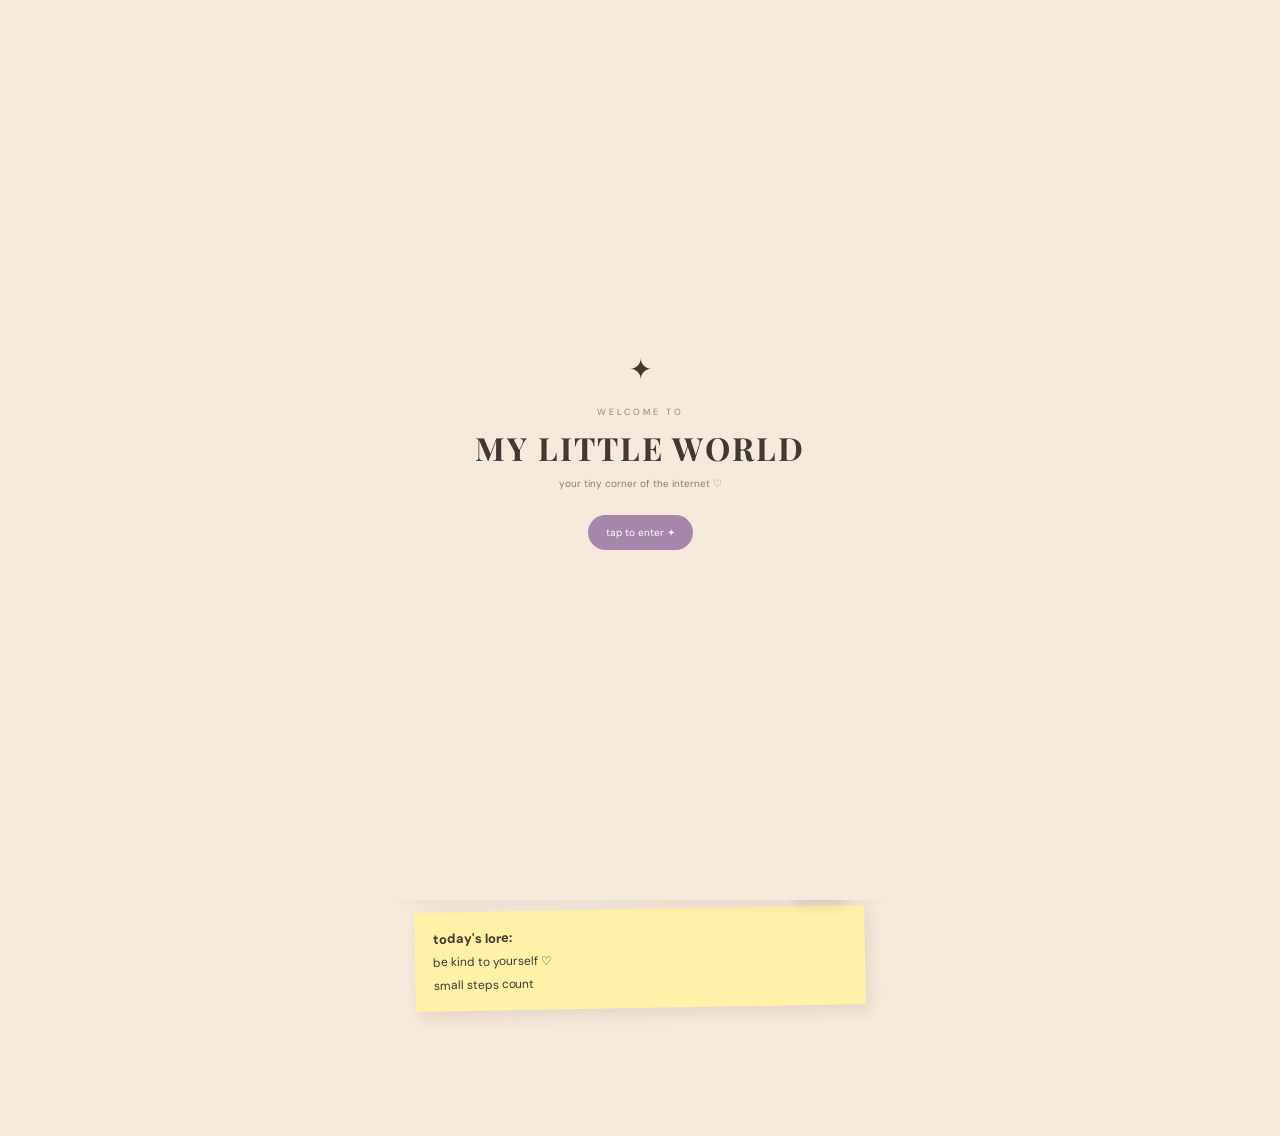
<file: index.html>
<!DOCTYPE html>
<html lang="en">
<head>
    <meta charset="UTF-8">
    <meta name="viewport" content="width=device-width, initial-scale=1.0">

    <title>My Little World ✦</title>
<meta name="theme-color" content="#f5e9dc">

    <link rel="stylesheet" href="style.css">
  <link rel="manifest" href="manifest.json">
  <link rel="icon" href="icon.svg">
</head>

<body class="app-body">
  <!-- APP INTRO -->

<div id="introScreen" class="intro-screen">

    <div class="intro-content">

        <div class="intro-symbol">✦</div>

        <p>WELCOME TO</p>

        <h1>MY LITTLE WORLD</h1>

        <span>your tiny corner of the internet ♡</span>

        <button onclick="enterWorld()">
            tap to enter ✦
        </button>

    </div>

</div>

    <main class="room">
      <div class="room-sparkle">✦</div>
      <div class="room-sparkle sparkle-two">✧</div>
<div class="room-sparkle sparkle-three">·</div>

        <!-- TITLE -->
      <div class="app-label">
    ✦ MY PRIVATE LITTLE UNIVERSE ✦
      </div>
        <header class="welcome">
            <h1>MY LITTLE WORLD ✦</h1>
            <p>Wednesday · October 7, 2026</p>
        </header>

        <!-- BRAIN STATUS -->
        <section class="status-card">
            <p>brain status:</p>
            <div class="progress">
                <span></span>
            </div>

            <p>current era:</p>
            <strong>trying to figure it out ☆</strong>

            <p>social battery:</p>
            <div class="progress">
                <span class="battery"></span>
            </div>
        </section>

        <!-- WINDOW -->
        <div class="window">
            <div class="moon">☾</div>
            <div class="stars">✦ · ˚ ✧ · ˚ ✦</div>
            <p>a little corner of the internet<br>
            that is completely yours ♡</p>
        </div>

        <!-- DESK -->
        <div class="desk">
            <div class="computer" onclick="openSection('lore')">
                <div class="screen">
                    dream<br>
                    plan<br>
                    do<br>
                    repeat ♡
                </div>
            </div>

            <button class="plant growth-plant" onclick="openSection('growth')">
    🌱
            </button>
            <div class="camera" onclick="openSection('memories')">📷</div>
        </div>

        <!-- BED -->
        <div class="bed">
            <div class="pillow">♡</div>
            <div class="blanket"></div>
            <div class="cat">🐈</div>
        </div>

        <!-- INTERACTIVE BUTTONS -->
        <button class="room-button lore" onclick="openSection('lore')">
            📖 THE LORE
        </button>

        <button class="room-button memories" onclick="openSection('memories')">
            📸 MEMORIES
        </button>

        <button class="room-button music" onclick="openSection('music')">
            🎧 MUSIC
        </button>

        <button class="room-button mood" onclick="openSection('mood')">
            🧸 MOOD
        </button>
      
      <button class="room-button growth" onclick="openSection('growth')">
    🌱 GROWTH
      </button>
      
      <button class="room-button calendar" onclick="openSection('calendar')">
    📅 LIFE
      </button>
      
      <button class="room-button me" onclick="openSection('me')">
    🪞 ME
      </button>

      <!-- DAILY VIBE -->

<div class="daily-vibe">

    <span>✦ TODAY'S VIBE</span>

    <strong id="dailyVibe">
        figuring it out, but cute ♡
    </strong>

    <button onclick="changeVibe()">
        change vibe
    </button>

</div>

        <!-- TODAY'S LORE -->
        <div class="little-note">
            <b>today's lore:</b>
            <p>be kind to yourself ♡</p>
            <p>small steps count</p>
        </div>

        <!-- BOTTOM NAV -->
        <nav>
            <button>⌂<small>My Room</small></button>
            <button onclick="openSection('lore')">♡<small>The Lore</small></button>
            <button onclick="openSection('memories')">▣<small>Memories</small></button>
            <button onclick="openSection('music')">♫<small>My Music</small></button>
        </nav>

    </main>

    <script src="script.js"></script>

</body>
</html>
</file>
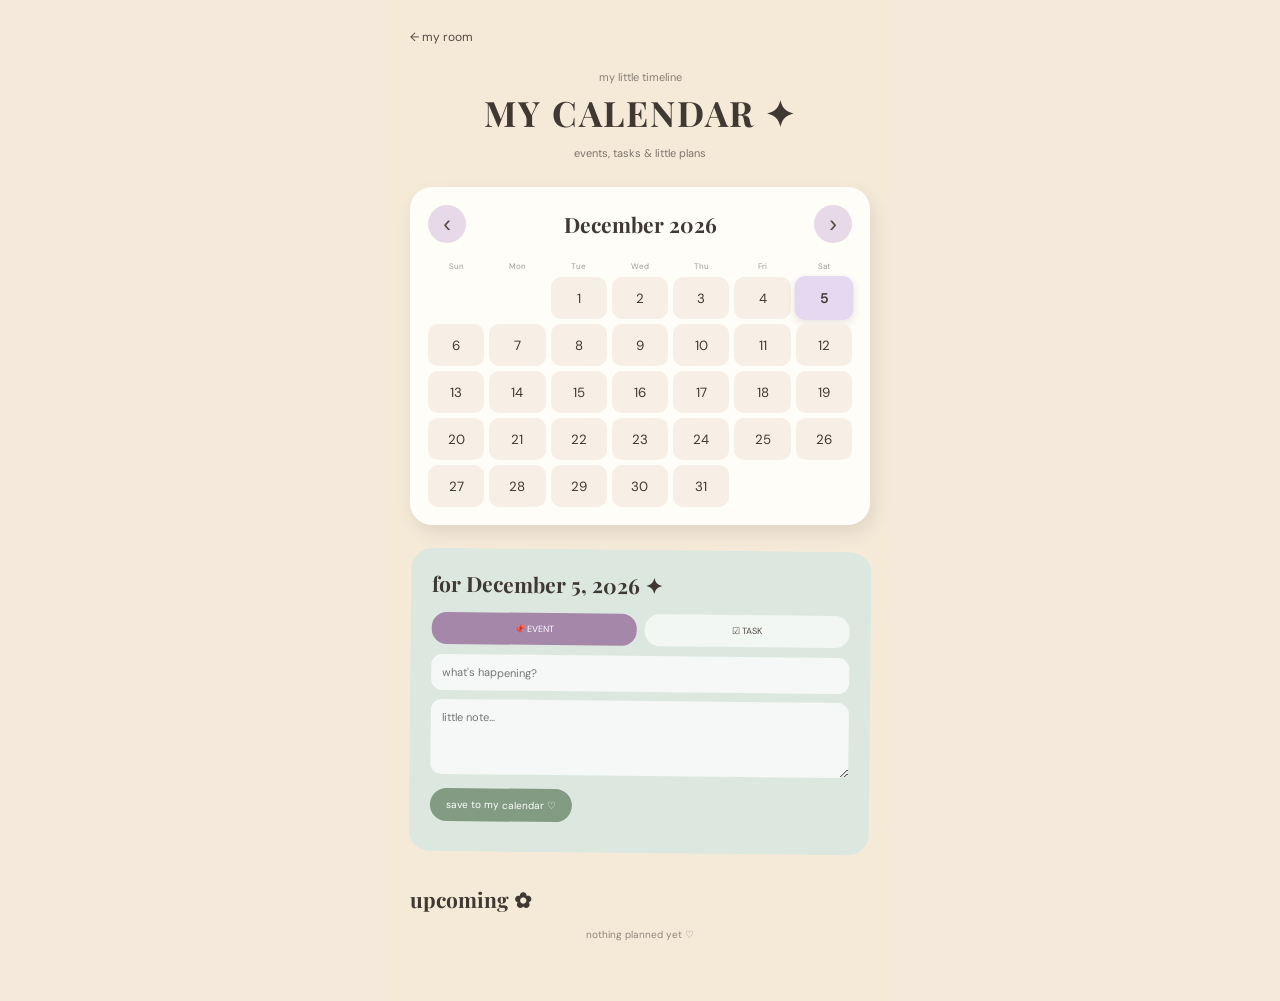
<file: calendar.html>
<!DOCTYPE html>
<html lang="en">

<head>
    <meta charset="UTF-8">
    <meta name="viewport" content="width=device-width, initial-scale=1.0">

    <title>My Calendar</title>

    <link rel="stylesheet" href="style.css">
</head>

<body>

    <main class="calendar-page">

        <a href="index.html" class="back">← my room</a>

        <header class="calendar-header">
            <p>my little timeline</p>
            <h1>MY CALENDAR ✦</h1>
            <span>events, tasks & little plans</span>
        </header>

        <!-- CALENDAR -->

        <section class="calendar-card">

            <div class="calendar-top">

                <button onclick="changeMonth(-1)">‹</button>

                <h2 id="monthTitle"></h2>

                <button onclick="changeMonth(1)">›</button>

            </div>

            <div class="weekdays">
                <span>Sun</span>
                <span>Mon</span>
                <span>Tue</span>
                <span>Wed</span>
                <span>Thu</span>
                <span>Fri</span>
                <span>Sat</span>
            </div>

            <div id="calendarDays" class="calendar-days"></div>

        </section>

        <!-- ADD -->

        <section class="event-card">

            <h2 id="selectedDateTitle">
                add something ✦
            </h2>

            <div class="type-buttons">

                <button
                    id="eventTypeButton"
                    class="type-active"
                    onclick="chooseType('event')">
                    📌 EVENT
                </button>

                <button
                    id="taskTypeButton"
                    onclick="chooseType('task')">
                    ☑ TASK
                </button>

            </div>

            <input
                type="text"
                id="eventTitle"
                placeholder="what's happening?"
            >

            <textarea
                id="eventNote"
                placeholder="little note..."
            ></textarea>

            <button onclick="saveEvent()">
                save to my calendar ♡
            </button>

            <p id="eventMessage"></p>

        </section>

        <!-- UPCOMING -->

        <section class="upcoming-card">

            <h2>upcoming ✿</h2>

            <div id="eventList"></div>

        </section>

    </main>

    <script>

        let currentDate = new Date();

        let selectedDate = new Date();

        let selectedType = "event";

        let events =
            JSON.parse(localStorage.getItem("myCalendar")) || {};


        /* DATE */

        function formatDate(date) {

            const year = date.getFullYear();

            const month =
                String(date.getMonth() + 1).padStart(2, "0");

            const day =
                String(date.getDate()).padStart(2, "0");

            return `${year}-${month}-${day}`;
        }


        /* CALENDAR */

        function renderCalendar() {

            const year = currentDate.getFullYear();

            const month = currentDate.getMonth();

            const firstDay =
                new Date(year, month, 1).getDay();

            const daysInMonth =
                new Date(year, month + 1, 0).getDate();

            const monthName =
                currentDate.toLocaleDateString(
                    "en-US",
                    {
                        month: "long",
                        year: "numeric"
                    }
                );

            document.getElementById("monthTitle").textContent =
                monthName;

            const container =
                document.getElementById("calendarDays");

            container.innerHTML = "";


            /* EMPTY DAYS */

            for (let i = 0; i < firstDay; i++) {

                const blank =
                    document.createElement("div");

                blank.className =
                    "calendar-day empty";

                container.appendChild(blank);

            }


            /* NUMBERED DAYS */

            for (let day = 1; day <= daysInMonth; day++) {

                const cell =
                    document.createElement("button");

                cell.className =
                    "calendar-day";

                const date =
                    new Date(year, month, day);

                const dateKey =
                    formatDate(date);


                /* TODAY */

                const today =
                    new Date();

                if (
                    date.getDate() === today.getDate() &&
                    date.getMonth() === today.getMonth() &&
                    date.getFullYear() === today.getFullYear()
                ) {
                    cell.classList.add("today");
                }


                /* SAVED ITEMS */

                if (events[dateKey]) {
                    cell.classList.add("has-event");
                }


                /* SELECTED */

                if (
                    formatDate(selectedDate) === dateKey
                ) {
                    cell.classList.add("selected");
                }


                cell.innerHTML = `
                    <span>${day}</span>
                    ${
                        events[dateKey]
                        ? "<i>•</i>"
                        : ""
                    }
                `;


                cell.onclick = function() {

                    selectedDate = date;

                    renderCalendar();

                    updateSelectedDate();

                };


                container.appendChild(cell);

            }

        }


        /* SELECTED DATE */

        function updateSelectedDate() {

            const readable =
                selectedDate.toLocaleDateString(
                    "en-US",
                    {
                        month: "long",
                        day: "numeric",
                        year: "numeric"
                    }
                );

            document.getElementById(
                "selectedDateTitle"
            ).textContent =
                "for " + readable + " ✦";

        }


        /* MONTH */

        function changeMonth(direction) {

            currentDate.setMonth(
                currentDate.getMonth() + direction
            );

            localStorage.setItem(
                "calendarMonth",
                currentDate.toISOString()
            );

            renderCalendar();

        }


        /* EVENT / TASK */

        function chooseType(type) {

            selectedType = type;

            const eventButton =
                document.getElementById(
                    "eventTypeButton"
                );

            const taskButton =
                document.getElementById(
                    "taskTypeButton"
                );

            eventButton.classList.remove(
                "type-active"
            );

            taskButton.classList.remove(
                "type-active"
            );


            if (type === "event") {

                eventButton.classList.add(
                    "type-active"
                );

                document.getElementById(
                    "eventTitle"
                ).placeholder =
                    "what's happening?";

            } else {

                taskButton.classList.add(
                    "type-active"
                );

                document.getElementById(
                    "eventTitle"
                ).placeholder =
                    "what needs to be done?";

            }

        }


        /* SAVE */

        function saveEvent() {

            const title =
                document.getElementById(
                    "eventTitle"
                ).value.trim();

            const note =
                document.getElementById(
                    "eventNote"
                ).value.trim();


            if (!title) {

                document.getElementById(
                    "eventMessage"
                ).textContent =
                    "add something first ♡";

                return;

            }


            const key =
                formatDate(selectedDate);


            if (!events[key]) {
                events[key] = [];
            }


            events[key].push({

                title: title,

                note: note,

                type: selectedType,

                done: false

            });


            localStorage.setItem(
                "myCalendar",
                JSON.stringify(events)
            );


            document.getElementById(
                "eventTitle"
            ).value = "";

            document.getElementById(
                "eventNote"
            ).value = "";


            document.getElementById(
                "eventMessage"
            ).textContent =
                "saved to your timeline ✦";


            renderCalendar();

            displayEvents();

        }


        /* DISPLAY */

        function displayEvents() {

            const list =
                document.getElementById(
                    "eventList"
                );

            list.innerHTML = "";


            const allEvents = [];


            Object.keys(events).forEach(date => {

                events[date].forEach(
                    (event, index) => {

                        allEvents.push({

                            date: date,

                            event: event,

                            index: index

                        });

                    }
                );

            });


            allEvents.sort((a, b) =>
                a.date.localeCompare(b.date)
            );


            if (allEvents.length === 0) {

                list.innerHTML =
                    "<p class='empty-events'>nothing planned yet ♡</p>";

                return;

            }


            allEvents.forEach(item => {

                const card =
                    document.createElement("div");

                card.className =
                    "event-item";


                if (item.event.done) {
                    card.classList.add(
                        "completed"
                    );
                }


                const icon =
                    item.event.type === "task"
                    ? "☑"
                    : "📌";


                card.innerHTML = `

                    <small>
                        ${item.date}
                    </small>

                    <div>

                        <span class="event-kind">
                            ${icon}
                            ${item.event.type || "event"}
                        </span>

                        <strong>
                            ${item.event.title}
                        </strong>

                        <p>
                            ${item.event.note || ""}
                        </p>

                    </div>

                    <button
                        onclick="
                            toggleDone(
                                '${item.date}',
                                ${item.index}
                            )
                        "
                    >
                        ${
                            item.event.done
                            ? "✓"
                            : "○"
                        }
                    </button>

                `;


                list.appendChild(card);

            });

        }


        /* COMPLETE */

        function toggleDone(date, index) {

            events[date][index].done =
                !events[date][index].done;


            localStorage.setItem(
                "myCalendar",
                JSON.stringify(events)
            );


            renderCalendar();

            displayEvents();

        }


        /* REMEMBER MONTH */

        const savedMonth =
            localStorage.getItem(
                "calendarMonth"
            );

        if (savedMonth) {

            currentDate =
                new Date(savedMonth);

        }


        renderCalendar();

        updateSelectedDate();

        displayEvents();

    </script>

</body>

</html>
</file>
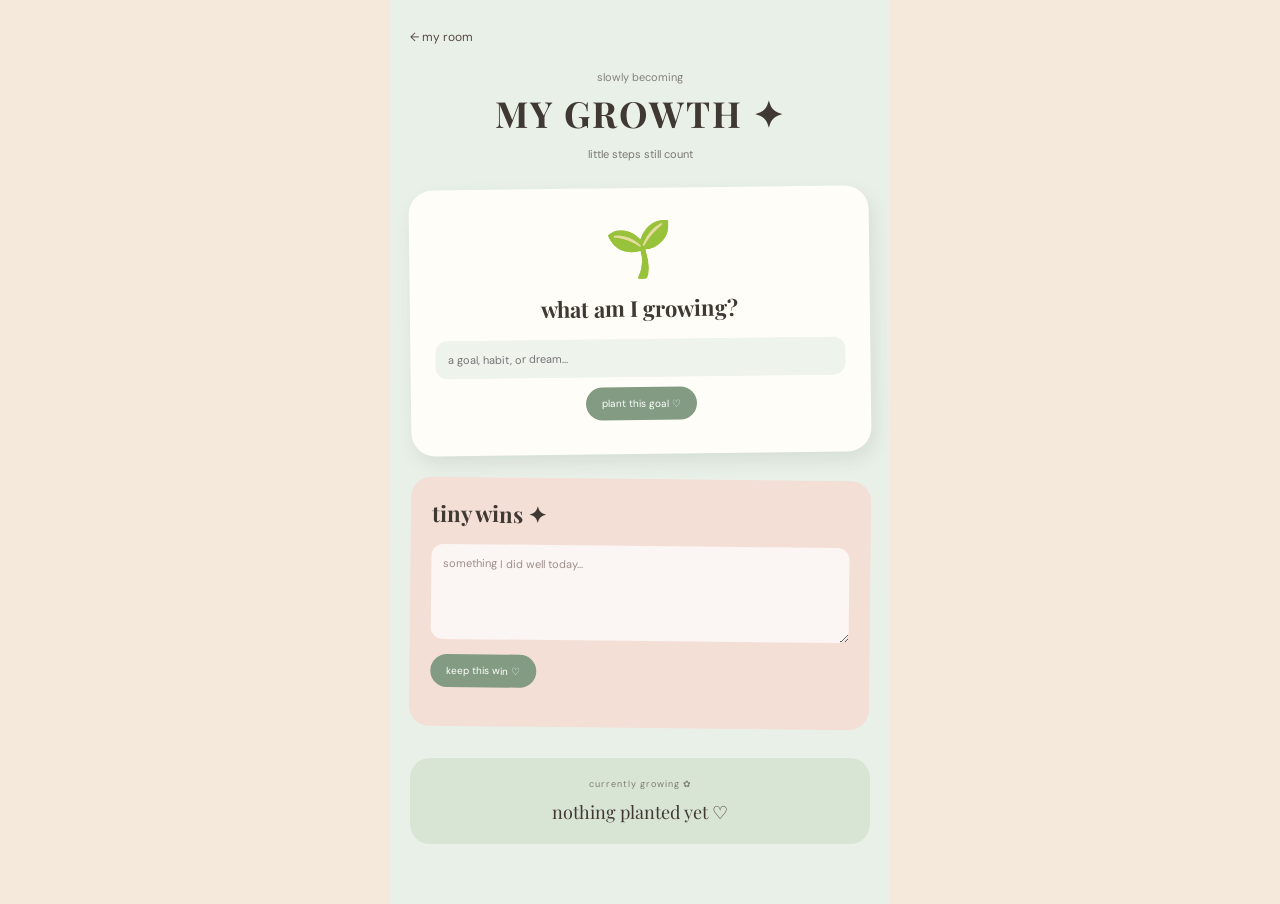
<file: growth.html>
<!DOCTYPE html>
<html lang="en">

<head>
    <meta charset="UTF-8">
    <meta name="viewport" content="width=device-width, initial-scale=1.0">

    <title>My Growth</title>

    <link rel="stylesheet" href="style.css">
</head>

<body>

    <main class="growth-page">

        <a href="index.html" class="back">← my room</a>

        <header class="growth-header">

            <p>slowly becoming</p>

            <h1>MY GROWTH ✦</h1>

            <span>little steps still count</span>

        </header>

        <!-- CURRENT GOAL -->

        <section class="growth-card">

            <div class="plant-big">🌱</div>

            <h2>what am I growing?</h2>

            <input
                type="text"
                id="goalInput"
                placeholder="a goal, habit, or dream..."
            >

            <button onclick="saveGoal()">
                plant this goal ♡
            </button>

            <p id="goalMessage"></p>

        </section>

        <!-- SMALL WINS -->

        <section class="wins-card">

            <h2>tiny wins ✦</h2>

            <textarea
                id="winInput"
                placeholder="something I did well today..."
            ></textarea>

            <button onclick="saveWin()">
                keep this win ♡
            </button>

            <div id="winList"></div>

        </section>

        <!-- CURRENT GOAL DISPLAY -->

        <section class="goal-display">

            <p>currently growing ✿</p>

            <div id="currentGoal">
                nothing planted yet ♡
            </div>

        </section>

    </main>

    <script>

        const savedGoal =
            localStorage.getItem("growthGoal");

        if (savedGoal) {

            document.getElementById("currentGoal").innerHTML =
                "🌱 " + savedGoal;

        }

        function saveGoal() {

            const input =
                document.getElementById("goalInput");

            const goal =
                input.value.trim();

            if (!goal) {

                document.getElementById("goalMessage").textContent =
                    "plant something first ♡";

                return;
            }

            localStorage.setItem(
                "growthGoal",
                goal
            );

            document.getElementById("currentGoal").innerHTML =
                "🌱 " + goal;

            document.getElementById("goalMessage").textContent =
                "planted ✦";

            input.value = "";

        }

        function saveWin() {

            const input =
                document.getElementById("winInput");

            const win =
                input.value.trim();

            if (!win) return;

            const wins =
                JSON.parse(
                    localStorage.getItem("growthWins")
                ) || [];

            wins.unshift({
                text: win,
                date: new Date().toLocaleDateString()
            });

            localStorage.setItem(
                "growthWins",
                JSON.stringify(wins)
            );

            input.value = "";

            displayWins();

        }

        function displayWins() {

            const list =
                document.getElementById("winList");

            const wins =
                JSON.parse(
                    localStorage.getItem("growthWins")
                ) || [];

            list.innerHTML = "";

            wins.forEach((win) => {

                const item =
                    document.createElement("div");

                item.className = "win-item";

                item.innerHTML = `
                    <span>✦</span>
                    <div>
                        <strong>${win.text}</strong>
                        <small>${win.date}</small>
                    </div>
                `;

                list.appendChild(item);

            });

        }

        displayWins();

    </script>

</body>

</html>
</file>
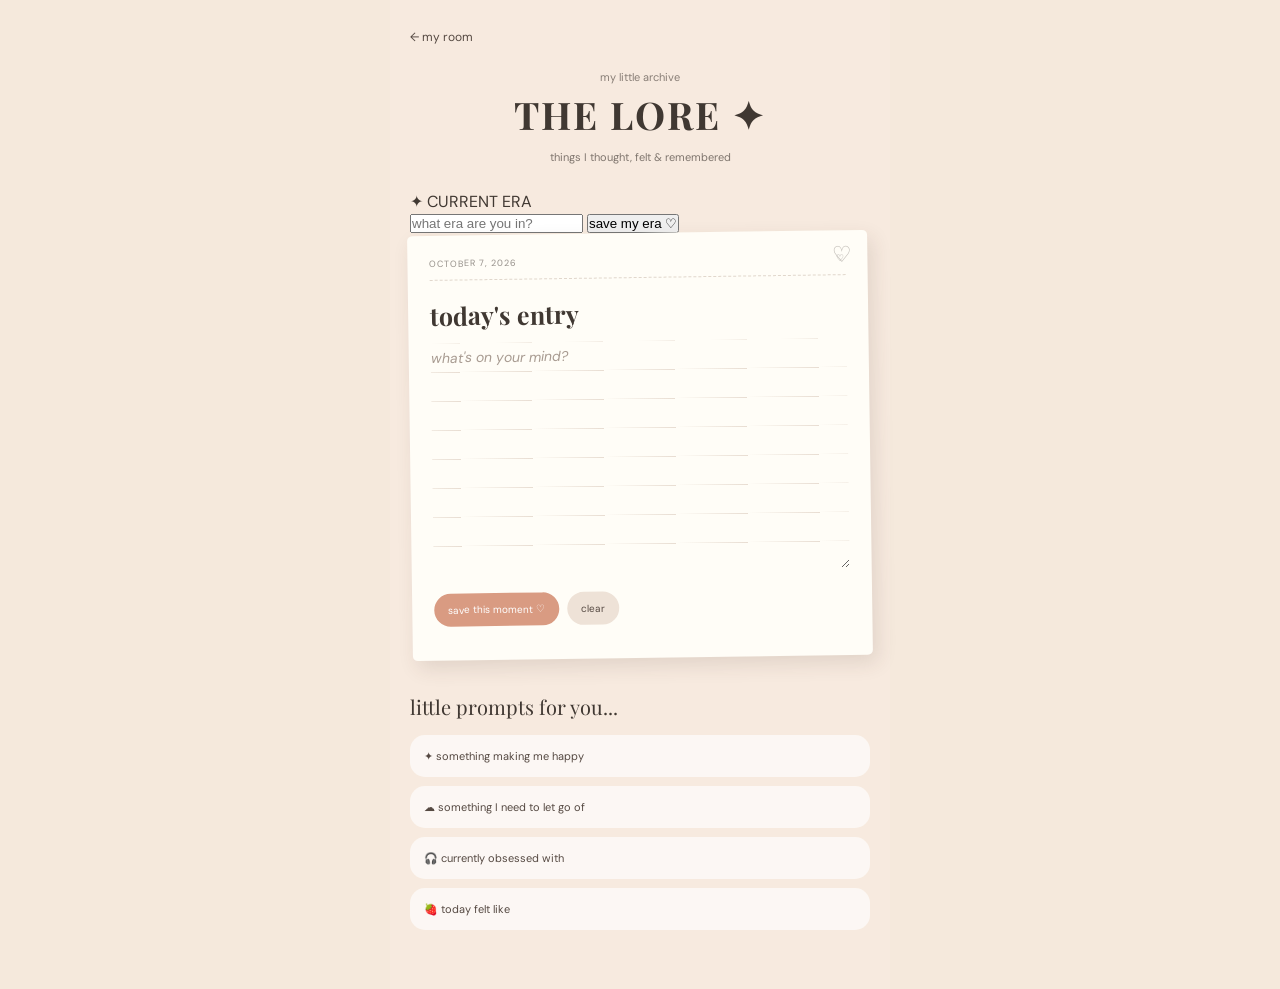
<file: lore.html>
<!DOCTYPE html>
<html lang="en">
<head>
    <meta charset="UTF-8">
    <meta name="viewport" content="width=device-width, initial-scale=1.0">

    <title>The Lore</title>

    <link rel="stylesheet" href="style.css">
</head>

<body>

    <main class="lore-page">

        <a href="index.html" class="back">← my room</a>

        <header class="lore-header">

    <p>my little archive</p>

    <h1>THE LORE ✦</h1>

    <span>things I thought, felt & remembered</span>

</header>

<section class="era-card">

    <p>✦ CURRENT ERA</p>

    <input
        type="text"
        id="eraInput"
        placeholder="what era are you in?"
    >

    <button onclick="saveEra()">save my era ♡</button>

    <small id="eraMessage"></small>

</section>

        <section class="entry">

            <div class="entry-top">
                <span>OCTOBER 7, 2026</span>
                <span>♡</span>
            </div>

            <h2>today's entry</h2>

            <textarea
                id="diaryText"
                placeholder="what's on your mind?"
            ></textarea>

            <div class="entry-tools">
                <button onclick="saveEntry()">save this moment ♡</button>
                <button onclick="clearEntry()">clear</button>
            </div>

            <p id="savedMessage"></p>

        </section>

        <section class="little-prompts">

            <p>little prompts for you...</p>

            <button onclick="addPrompt('something making me happy:')">
                ✦ something making me happy
            </button>

            <button onclick="addPrompt('something I need to let go of:')">
                ☁ something I need to let go of
            </button>

            <button onclick="addPrompt('currently obsessed with:')">
                🎧 currently obsessed with
            </button>

            <button onclick="addPrompt('today felt like:')">
                🍓 today felt like
            </button>

        </section>

    </main>

    <script>

        const diary = document.getElementById("diaryText");
        const message = document.getElementById("savedMessage");

        diary.value = localStorage.getItem("myLore") || "";

        function saveEntry() {

            localStorage.setItem("myLore", diary.value);

            message.textContent = "saved to your little world ♡";

            setTimeout(() => {
                message.textContent = "";
            }, 2500);
        }

        function clearEntry() {

            diary.value = "";
            localStorage.removeItem("myLore");

            message.textContent = "entry cleared.";
        }

        function addPrompt(prompt) {

            if (diary.value.trim() !== "") {
                diary.value += "\n\n";
            }

            diary.value += prompt + "\n";
            diary.focus();
        }

    </script>

</body>
</html>
</file>
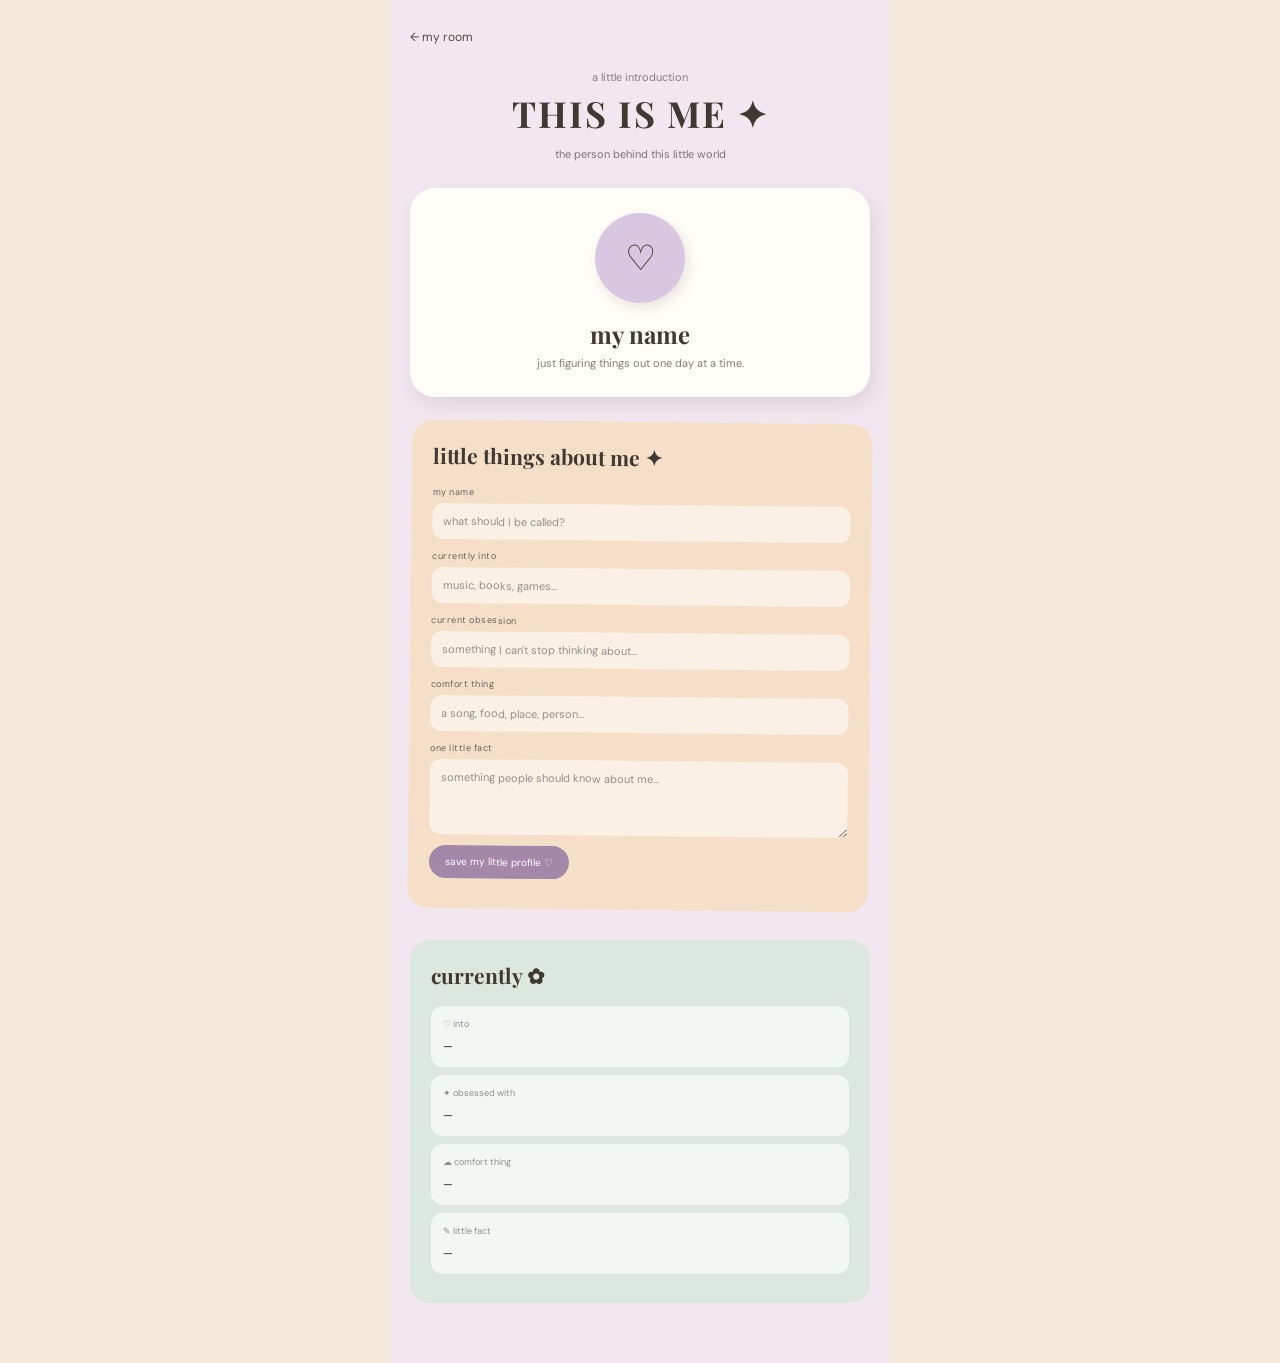
<file: me.html>
<!DOCTYPE html>
<html lang="en">

<head>
    <meta charset="UTF-8">
    <meta name="viewport" content="width=device-width, initial-scale=1.0">

    <title>Me</title>

    <link rel="stylesheet" href="style.css">
</head>

<body>

    <main class="me-page">

        <a href="index.html" class="back">← my room</a>

        <header class="me-header">

            <p>a little introduction</p>

            <h1>THIS IS ME ✦</h1>

            <span>the person behind this little world</span>

        </header>

        <!-- PROFILE -->

        <section class="me-card">

            <div class="avatar">
                ♡
            </div>

            <h2 id="nameDisplay">my name</h2>

            <p id="bioDisplay">
                just figuring things out one day at a time.
            </p>

        </section>

        <!-- ABOUT ME -->

        <section class="about-card">

            <h2>little things about me ✦</h2>

            <label>
                my name
                <input
                    type="text"
                    id="nameInput"
                    placeholder="what should I be called?"
                >
            </label>

            <label>
                currently into
                <input
                    type="text"
                    id="interestInput"
                    placeholder="music, books, games..."
                >
            </label>

            <label>
                current obsession
                <input
                    type="text"
                    id="obsessionInput"
                    placeholder="something I can't stop thinking about..."
                >
            </label>

            <label>
                comfort thing
                <input
                    type="text"
                    id="comfortInput"
                    placeholder="a song, food, place, person..."
                >
            </label>

            <label>
                one little fact
                <textarea
                    id="factInput"
                    placeholder="something people should know about me..."
                ></textarea>
            </label>

            <button onclick="saveMe()">
                save my little profile ♡
            </button>

            <p id="meMessage"></p>

        </section>

        <!-- DISPLAY -->

        <section class="facts-card">

            <h2>currently ✿</h2>

            <div class="fact-row">
                <span>♡ into</span>
                <strong id="interestDisplay">—</strong>
            </div>

            <div class="fact-row">
                <span>✦ obsessed with</span>
                <strong id="obsessionDisplay">—</strong>
            </div>

            <div class="fact-row">
                <span>☁ comfort thing</span>
                <strong id="comfortDisplay">—</strong>
            </div>

            <div class="fact-row">
                <span>✎ little fact</span>
                <strong id="factDisplay">—</strong>
            </div>

        </section>

    </main>

    <script>

        function saveMe() {

            const profile = {

                name:
                    document.getElementById("nameInput").value.trim(),

                interest:
                    document.getElementById("interestInput").value.trim(),

                obsession:
                    document.getElementById("obsessionInput").value.trim(),

                comfort:
                    document.getElementById("comfortInput").value.trim(),

                fact:
                    document.getElementById("factInput").value.trim()

            };

            localStorage.setItem(
                "myProfile",
                JSON.stringify(profile)
            );

            displayProfile();

            document.getElementById("meMessage").textContent =
                "saved to your little world ✦";

        }

        function displayProfile() {

            const profile =
                JSON.parse(localStorage.getItem("myProfile"));

            if (!profile) return;

            document.getElementById("nameDisplay").textContent =
                profile.name || "my name";

            document.getElementById("bioDisplay").textContent =
                profile.fact ||
                "just figuring things out one day at a time.";

            document.getElementById("nameInput").value =
                profile.name || "";

            document.getElementById("interestInput").value =
                profile.interest || "";

            document.getElementById("obsessionInput").value =
                profile.obsession || "";

            document.getElementById("comfortInput").value =
                profile.comfort || "";

            document.getElementById("factInput").value =
                profile.fact || "";

            document.getElementById("interestDisplay").textContent =
                profile.interest || "—";

            document.getElementById("obsessionDisplay").textContent =
                profile.obsession || "—";

            document.getElementById("comfortDisplay").textContent =
                profile.comfort || "—";

            document.getElementById("factDisplay").textContent =
                profile.fact || "—";

        }

        displayProfile();

    </script>

</body>

</html>
</file>
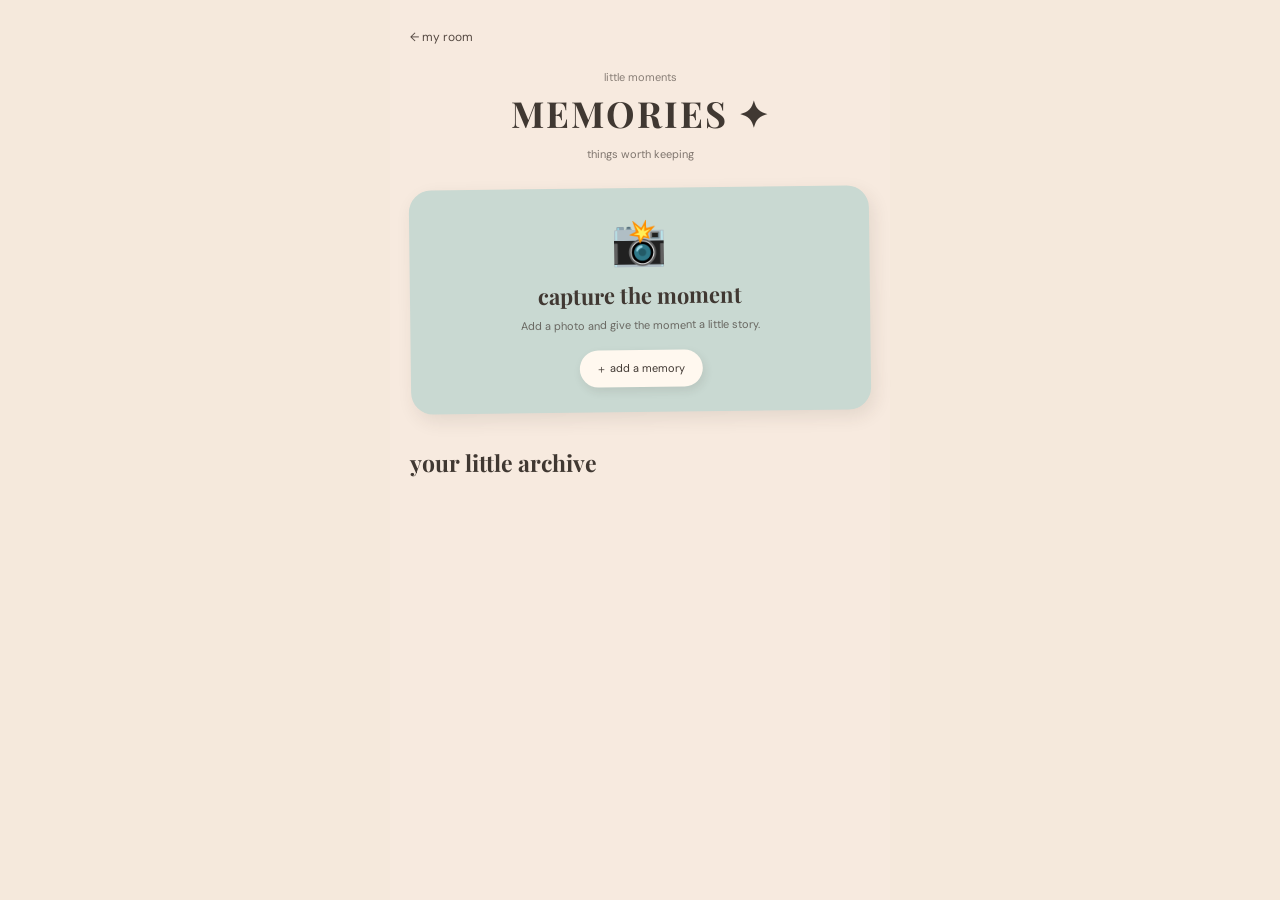
<file: memories.html>
<!DOCTYPE html>
<html lang="en">
<head>
    <meta charset="UTF-8">
    <meta name="viewport" content="width=device-width, initial-scale=1.0">

    <title>Memories</title>

    <link rel="stylesheet" href="style.css">
</head>

<body>

    <main class="memories-page">

        <a href="index.html" class="back">← my room</a>

        <header class="memories-header">
            <p>little moments</p>
            <h1>MEMORIES ✦</h1>
            <span>things worth keeping</span>
        </header>

        <section class="memory-intro">

            <div class="camera-big">📸</div>

            <h2>capture the moment</h2>

            <p>
                Add a photo and give the moment a little story.
            </p>

            <label class="upload-button">
                ＋ add a memory
                <input
                    type="file"
                    id="memoryPhoto"
                    accept="image/*"
                    onchange="previewMemory()"
                >
            </label>

        </section>

        <section
            id="memoryPreview"
            class="memory-preview hidden"
        >

            <img id="previewImage" alt="Memory preview">

            <input
                type="text"
                id="memoryTitle"
                placeholder="name this moment..."
            >

            <textarea
                id="memoryCaption"
                placeholder="what's the lore?"
            ></textarea>

            <button onclick="saveMemory()">
                save this memory ♡
            </button>

        </section>

        <section id="memoryArchive">

            <h2 class="archive-title">
                your little archive
            </h2>

            <div id="memoryList"></div>

        </section>

    </main>

    <script>

        let selectedImage = "";

        function previewMemory() {

            const file =
                document.getElementById("memoryPhoto").files[0];

            if (!file) return;

            const reader = new FileReader();

            reader.onload = function(event) {

                selectedImage = event.target.result;

                document.getElementById("previewImage").src =
                    selectedImage;

                document
                    .getElementById("memoryPreview")
                    .classList.remove("hidden");
            };

            reader.readAsDataURL(file);
        }

        function saveMemory() {

            const title =
                document.getElementById("memoryTitle").value;

            const caption =
                document.getElementById("memoryCaption").value;

            if (!selectedImage) return;

            const memory = {
                image: selectedImage,
                title: title || "untitled memory",
                caption: caption || "",
                date: new Date().toLocaleDateString()
            };

            const memories =
                JSON.parse(localStorage.getItem("memories")) || [];

            memories.unshift(memory);

            localStorage.setItem(
                "memories",
                JSON.stringify(memories)
            );

            document.getElementById("memoryTitle").value = "";
            document.getElementById("memoryCaption").value = "";

            document
                .getElementById("memoryPreview")
                .classList.add("hidden");

            selectedImage = "";

            displayMemories();
        }

        function displayMemories() {

            const list =
                document.getElementById("memoryList");

            const memories =
                JSON.parse(localStorage.getItem("memories")) || [];

            list.innerHTML = "";

            memories.forEach((memory) => {

                const card =
                    document.createElement("article");

                card.className = "memory-card";

                card.innerHTML = `
                    <img src="${memory.image}" alt="Memory">

                    <div class="memory-info">

                        <small>${memory.date}</small>

                        <h3>${memory.title}</h3>

                        <p>${memory.caption}</p>

                    </div>
                `;

                list.appendChild(card);

            });
        }

        displayMemories();

    </script>

</body>
</html>
</file>
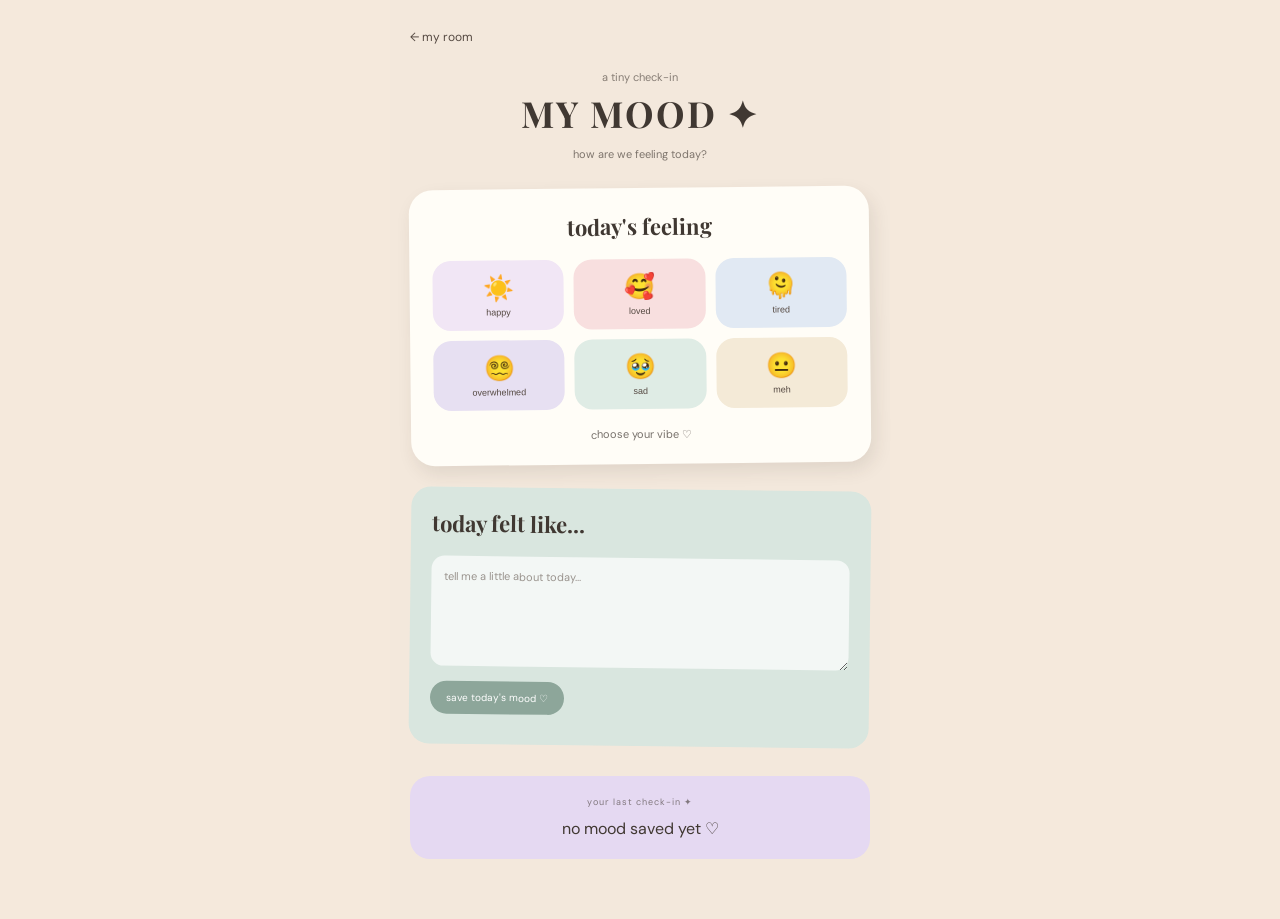
<file: mood.html>
<!DOCTYPE html>
<html lang="en">

<head>
    <meta charset="UTF-8">
    <meta name="viewport" content="width=device-width, initial-scale=1.0">

    <title>My Mood</title>

    <link rel="stylesheet" href="style.css">
</head>

<body>

    <main class="mood-page">

        <a href="index.html" class="back">← my room</a>

        <header class="mood-header">

            <p>a tiny check-in</p>

            <h1>MY MOOD ✦</h1>

            <span>how are we feeling today?</span>

        </header>

        <!-- MOOD PICKER -->

        <section class="mood-card">

            <h2>today's feeling</h2>

            <div class="mood-options">

                <button onclick="chooseMood('happy', '☀️')">
                    ☀️
                    <small>happy</small>
                </button>

                <button onclick="chooseMood('loved', '🥰')">
                    🥰
                    <small>loved</small>
                </button>

                <button onclick="chooseMood('tired', '🫠')">
                    🫠
                    <small>tired</small>
                </button>

                <button onclick="chooseMood('overwhelmed', '😵‍💫')">
                    😵‍💫
                    <small>overwhelmed</small>
                </button>

                <button onclick="chooseMood('sad', '🥹')">
                    🥹
                    <small>sad</small>
                </button>

                <button onclick="chooseMood('meh', '😐')">
                    😐
                    <small>meh</small>
                </button>

            </div>

            <p id="selectedMood">
                choose your vibe ♡
            </p>

        </section>

        <!-- NOTE -->

        <section class="mood-note">

            <h2>today felt like...</h2>

            <textarea
                id="moodNote"
                placeholder="tell me a little about today..."
            ></textarea>

            <button onclick="saveMood()">
                save today's mood ♡
            </button>

            <p id="moodMessage"></p>

        </section>

        <!-- LAST MOOD -->

        <section class="last-mood">

            <p>your last check-in ✦</p>

            <div id="lastMood">
                no mood saved yet ♡
            </div>

        </section>

    </main>

    <script>

        let selectedMood = "";

        let selectedEmoji = "";

        function chooseMood(mood, emoji) {

            selectedMood = mood;

            selectedEmoji = emoji;

            document.getElementById("selectedMood").textContent =
                emoji + " feeling " + mood + " today ♡";

        }

        function saveMood() {

            if (!selectedMood) {

                document.getElementById("moodMessage").textContent =
                    "choose a mood first ♡";

                return;

            }

            const note =
                document.getElementById("moodNote").value.trim();

            const moodData = {

                mood: selectedMood,

                emoji: selectedEmoji,

                note: note || "no words today.",

                date: new Date().toLocaleDateString()

            };

            localStorage.setItem(
                "lastMood",
                JSON.stringify(moodData)
            );

            displayLastMood();

            document.getElementById("moodMessage").textContent =
                "saved to your little world ✦";

        }

        function displayLastMood() {

            const saved =
                JSON.parse(localStorage.getItem("lastMood"));

            if (!saved) return;

            document.getElementById("lastMood").innerHTML = `

                <span class="last-emoji">
                    ${saved.emoji}
                </span>

                <strong>
                    feeling ${saved.mood}
                </strong>

                <small>
                    ${saved.date}
                </small>

                <p>
                    "${saved.note}"
                </p>

            `;

            document.getElementById("moodNote").value =
                saved.note === "no words today."
                ? ""
                : saved.note;

        }

        displayLastMood();

    </script>

</body>

</html>
</file>
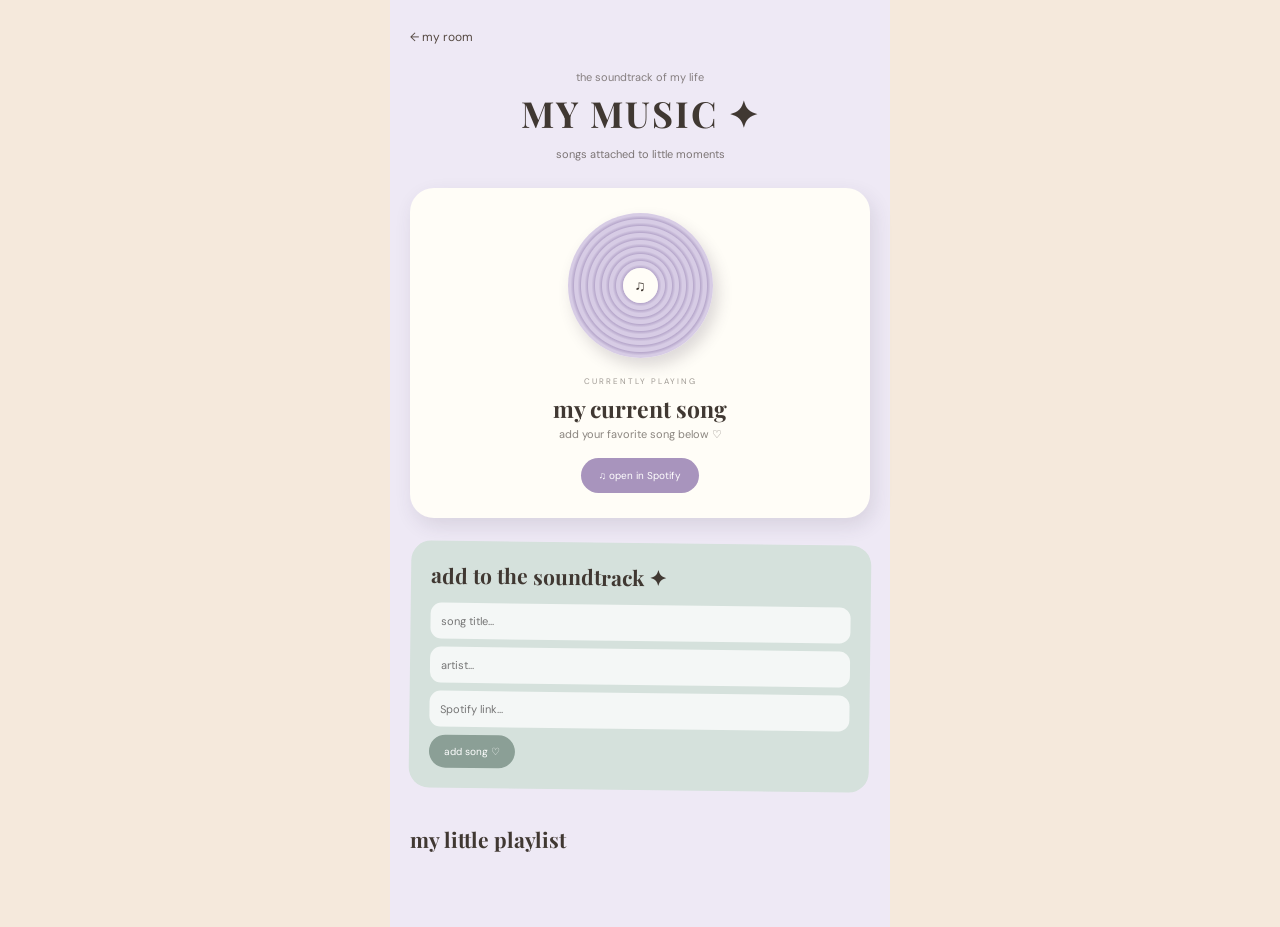
<file: music.html>
<!DOCTYPE html>
<html lang="en">

<head>
    <meta charset="UTF-8">
    <meta name="viewport" content="width=device-width, initial-scale=1.0">

    <title>My Music</title>

    <link rel="stylesheet" href="style.css">
</head>

<body>

    <main class="music-page">

        <a href="index.html" class="back">← my room</a>

        <header class="music-header">

            <p>the soundtrack of my life</p>

            <h1>MY MUSIC ✦</h1>

            <span>songs attached to little moments</span>

        </header>

        <!-- CURRENT SONG -->

        <section class="now-playing">

            <div class="album">

                <div class="cd">
                    <span>♫</span>
                </div>

            </div>

            <p class="playing-label">CURRENTLY PLAYING</p>

            <h2 id="songTitle">my current song</h2>

            <p id="songArtist">add your favorite song below ♡</p>

            <a
                id="spotifyButton"
                class="spotify-button"
                href="#"
                target="_blank"
            >
                ♫ open in Spotify
            </a>

        </section>

        <!-- ADD SONG -->

        <section class="add-song">

            <h2>add to the soundtrack ✦</h2>

            <input
                type="text"
                id="newSong"
                placeholder="song title..."
            >

            <input
                type="text"
                id="newArtist"
                placeholder="artist..."
            >

            <input
                type="url"
                id="newLink"
                placeholder="Spotify link..."
            >

            <button onclick="addSong()">
                add song ♡
            </button>

        </section>

        <!-- PLAYLIST -->

        <section class="playlist">

            <h2>my little playlist</h2>

            <div id="songList"></div>

        </section>

    </main>

    <script>

        let songs =
            JSON.parse(localStorage.getItem("mySongs")) || [];

        function addSong() {

            const title =
                document.getElementById("newSong").value.trim();

            const artist =
                document.getElementById("newArtist").value.trim();

            const link =
                document.getElementById("newLink").value.trim();

            if (!title || !link) {
                alert("Add a song title and Spotify link ♡");
                return;
            }

            const song = {
                title: title,
                artist: artist || "unknown artist",
                link: link
            };

            songs.unshift(song);

            localStorage.setItem(
                "mySongs",
                JSON.stringify(songs)
            );

            document.getElementById("newSong").value = "";
            document.getElementById("newArtist").value = "";
            document.getElementById("newLink").value = "";

            displaySongs();

        }

        function playSong(index) {

            const song = songs[index];

            document.getElementById("songTitle").textContent =
                song.title;

            document.getElementById("songArtist").textContent =
                song.artist;

            document.getElementById("spotifyButton").href =
                song.link;

        }

        function displaySongs() {

            const list =
                document.getElementById("songList");

            list.innerHTML = "";

            songs.forEach((song, index) => {

                const item =
                    document.createElement("div");

                item.className = "song-item";

                item.innerHTML = `
                    <div>
                        <strong>${song.title}</strong>
                        <small>${song.artist}</small>
                    </div>

                    <button onclick="playSong(${index})">
                        ♫
                    </button>
                `;

                list.appendChild(item);

            });

        }

        displaySongs();

    </script>

</body>

</html>
</file>
<file: style.css>
@import url('https://fonts.googleapis.com/css2?family=DM+Sans:wght@400;500;600&family=Playfair+Display:wght@500;600&display=swap');

* {
    box-sizing: border-box;
    margin: 0;
    padding: 0;
}

body {
    font-family: 'DM Sans', sans-serif;
    min-height: 100vh;
    background: #f5e9dc;
    color: #403832;
    overflow-x: hidden;
}

.room {
    position: relative;
    min-height: 100vh;
    max-width: 500px;
    margin: auto;
    padding: 28px 20px 100px;
    overflow: hidden;
}

/* WELCOME */

.welcome {
    text-align: center;
    margin-bottom: 18px;
}

.welcome h1 {
    font-family: 'Playfair Display', serif;
    font-size: 28px;
    letter-spacing: 1px;
}

.welcome p {
    font-size: 12px;
    opacity: 0.65;
    margin-top: 5px;
}

/* STATUS */

.status-card {
    background: rgba(255,255,255,0.65);
    border: 2px solid rgba(255,255,255,0.8);
    border-radius: 22px;
    padding: 16px;
    margin-bottom: 18px;
    box-shadow: 0 8px 20px rgba(100,70,50,0.08);
}

.status-card p {
    font-size: 11px;
    margin-top: 7px;
    opacity: 0.65;
}

.status-card strong {
    font-size: 13px;
}

.progress {
    height: 9px;
    background: #e5d5c5;
    border-radius: 20px;
    overflow: hidden;
    margin: 4px 0;
}

.progress span {
    display: block;
    width: 47%;
    height: 100%;
    background: #d99b82;
    border-radius: 20px;
}

.progress .battery {
    width: 38%;
    background: #91aaa0;
}

/* WINDOW */

.window {
    position: relative;
    height: 190px;
    background: #8ca7b8;
    border: 8px solid #fff8ef;
    border-radius: 28px;
    padding: 25px;
    text-align: center;
    box-shadow: 0 10px 25px rgba(70,60,50,0.12);
}

.window p {
    position: absolute;
    bottom: 18px;
    left: 0;
    right: 0;
    font-size: 11px;
    line-height: 1.6;
    color: white;
    opacity: 0.9;
}

.moon {
    font-size: 48px;
    color: #fff5c7;
    text-align: right;
}

.stars {
    color: white;
    letter-spacing: 8px;
    font-size: 14px;
}

/* DESK */

.desk {
    height: 115px;
    background: #c38f68;
    border-radius: 18px;
    margin-top: -5px;
    position: relative;
    box-shadow: 0 10px 18px rgba(80,50,30,0.12);
}

.computer {
    position: absolute;
    left: 25px;
    top: -65px;
    width: 145px;
    height: 95px;
    background: #f2e5d4;
    border: 7px solid #fff8ef;
    border-radius: 14px;
    padding: 8px;
}

.screen {
    height: 100%;
    background: #657c7d;
    color: #fff8ef;
    border-radius: 7px;
    padding: 12px;
    font-size: 11px;
    line-height: 1.5;
}

.plant {
    position: absolute;
    right: 25px;
    top: -48px;
    font-size: 48px;
}

.camera {
    position: absolute;
    right: 95px;
    top: 35px;
    font-size: 30px;
}

/* BED */

.bed {
    position: relative;
    height: 125px;
    background: #d99b82;
    border-radius: 28px 28px 12px 12px;
    margin-top: 25px;
    box-shadow: 0 10px 20px rgba(80,50,30,0.1);
}

.pillow {
    position: absolute;
    left: 18px;
    top: 15px;
    width: 95px;
    height: 55px;
    background: #fff8ef;
    border-radius: 20px;
    display: flex;
    align-items: center;
    justify-content: center;
    font-size: 22px;
}

.cat {
    position: absolute;
    right: 28px;
    top: 35px;
    font-size: 42px;
}

/* BUTTONS */

.room-button {
    position: absolute;
    border: 0;
    padding: 11px 14px;
    border-radius: 18px;
    font-family: inherit;
    font-size: 11px;
    font-weight: 600;
    cursor: pointer;
    box-shadow: 0 5px 12px rgba(60,40,30,0.12);
    transition: transform 0.2s;
}

.room-button:active {
    transform: scale(0.94);
}

.lore {
    top: 335px;
    left: 32px;
    background: #f4c6a8;
}

.memories {
    top: 390px;
    right: 25px;
    background: #c5d9c7;
}

.music {
    top: 535px;
    left: 30px;
    background: #c9c3df;
}

.mood {
    top: 575px;
    right: 28px;
    background: #f2d78e;
}

/* NOTE */

.little-note {
    background: #fff1a8;
    padding: 18px;
    margin: 28px 5px;
    transform: rotate(-1deg);
    box-shadow: 4px 6px 15px rgba(60,40,20,0.1);
    font-size: 12px;
}

.little-note b {
    font-size: 13px;
}

.little-note p {
    margin-top: 7px;
}

/* NAV */

nav {
    position: fixed;
    bottom: 12px;
    left: 50%;
    transform: translateX(-50%);
    width: calc(100% - 30px);
    max-width: 470px;
    background: rgba(255,248,239,0.92);
    backdrop-filter: blur(12px);
    border-radius: 24px;
    padding: 9px;
    display: flex;
    justify-content: space-around;
    box-shadow: 0 8px 25px rgba(60,40,30,0.15);
}

nav button {
    border: 0;
    background: none;
    font-size: 21px;
    color: #554942;
    cursor: pointer;
}

nav small {
    display: block;
    font-size: 8px;
    margin-top: 2px;
}
/* =========================================
   THE LORE PAGE
========================================= */

.lore-page {
    min-height: 100vh;
    max-width: 500px;
    margin: auto;
    padding: 25px 20px 50px;
    background: #f7eadf;
}

.back {
    display: inline-block;
    color: #554942;
    text-decoration: none;
    font-size: 12px;
    margin-bottom: 25px;
}

.lore-header {
    text-align: center;
    margin-bottom: 25px;
}

.lore-header p {
    font-size: 11px;
    opacity: 0.6;
}

.lore-header h1 {
    font-family: 'Playfair Display', serif;
    font-size: 38px;
    margin: 5px 0;
    letter-spacing: 2px;
}

.lore-header span {
    font-size: 11px;
    opacity: 0.65;
}

/* DIARY CARD */

.entry {
    background: #fffdf7;
    padding: 22px;
    border-radius: 5px;
    box-shadow: 5px 8px 20px rgba(70,50,40,0.12);
    transform: rotate(-0.8deg);
    position: relative;
}

.entry::before {
    content: "♡";
    position: absolute;
    top: 10px;
    right: 15px;
    font-size: 22px;
    opacity: 0.35;
}

.entry-top {
    display: flex;
    justify-content: space-between;
    font-size: 9px;
    letter-spacing: 1px;
    opacity: 0.55;
    border-bottom: 1px dashed #c9b9aa;
    padding-bottom: 10px;
}

.entry h2 {
    font-family: 'Playfair Display', serif;
    font-size: 25px;
    margin: 18px 0 12px;
}

#diaryText {
    width: 100%;
    min-height: 230px;
    resize: vertical;
    border: none;
    outline: none;
    background: repeating-linear-gradient(
        #fffdf7,
        #fffdf7 28px,
        #e8ddd2 29px
    );
    font-family: 'DM Sans', sans-serif;
    font-size: 14px;
    line-height: 29px;
    color: #403832;
}

#diaryText::placeholder {
    color: #a89b91;
    font-style: italic;
}

/* BUTTONS */

.entry-tools {
    display: flex;
    gap: 8px;
    margin-top: 15px;
}

.entry-tools button {
    border: none;
    border-radius: 20px;
    padding: 10px 14px;
    font-family: inherit;
    font-size: 10px;
    cursor: pointer;
}

.entry-tools button:first-child {
    background: #d99b82;
    color: white;
}

.entry-tools button:last-child {
    background: #eee2d7;
    color: #554942;
}

#savedMessage {
    text-align: center;
    font-size: 10px;
    margin-top: 12px;
    opacity: 0.7;
}

/* PROMPTS */

.little-prompts {
    margin-top: 35px;
}

.little-prompts > p {
    font-family: 'Playfair Display', serif;
    font-size: 20px;
    margin-bottom: 15px;
}

.little-prompts button {
    display: block;
    width: 100%;
    border: none;
    background: rgba(255,255,255,0.65);
    padding: 14px;
    margin-bottom: 9px;
    border-radius: 15px;
    text-align: left;
    font-family: inherit;
    font-size: 11px;
    color: #554942;
    cursor: pointer;
}

.little-prompts button:active {
    transform: scale(0.98);
}
/* =========================================
   MEMORIES PAGE
========================================= */

.memories-page {
    min-height: 100vh;
    max-width: 500px;
    margin: auto;
    padding: 25px 20px 60px;
    background: #f7eadf;
}

.memories-header {
    text-align: center;
    margin-bottom: 25px;
}

.memories-header p {
    font-size: 11px;
    opacity: 0.6;
}

.memories-header h1 {
    font-family: 'Playfair Display', serif;
    font-size: 36px;
    letter-spacing: 2px;
    margin: 5px 0;
}

.memories-header span {
    font-size: 11px;
    opacity: 0.65;
}

/* INTRO */

.memory-intro {
    background: #c9d9d2;
    padding: 25px;
    border-radius: 22px;
    text-align: center;
    transform: rotate(-0.7deg);
    box-shadow: 4px 7px 18px rgba(60,50,40,0.1);
}

.camera-big {
    font-size: 45px;
    margin-bottom: 8px;
}

.memory-intro h2 {
    font-family: 'Playfair Display', serif;
    font-size: 22px;
}

.memory-intro p {
    font-size: 11px;
    margin: 8px 0 18px;
    opacity: 0.7;
}

/* UPLOAD */

.upload-button {
    display: inline-block;
    background: #fff8ef;
    padding: 11px 17px;
    border-radius: 20px;
    font-size: 11px;
    cursor: pointer;
    box-shadow: 2px 4px 10px rgba(50,40,30,0.1);
}

.upload-button input {
    display: none;
}

/* PREVIEW */

.memory-preview {
    background: #fffdf7;
    margin-top: 25px;
    padding: 18px;
    border-radius: 8px;
    box-shadow: 4px 7px 18px rgba(60,50,40,0.12);
}

.memory-preview img {
    display: block;
    width: 100%;
    max-height: 300px;
    object-fit: cover;
    border-radius: 3px;
    margin-bottom: 15px;
}

.memory-preview input,
.memory-preview textarea {
    width: 100%;
    border: none;
    outline: none;
    background: #f5eee7;
    padding: 11px;
    border-radius: 10px;
    font-family: inherit;
    font-size: 11px;
    margin-bottom: 8px;
}

.memory-preview textarea {
    min-height: 80px;
    resize: vertical;
}

.memory-preview button {
    border: none;
    background: #d99b82;
    color: white;
    padding: 10px 16px;
    border-radius: 18px;
    font-family: inherit;
    font-size: 10px;
    cursor: pointer;
}

.hidden {
    display: none;
}

/* ARCHIVE */

.archive-title {
    font-family: 'Playfair Display', serif;
    font-size: 23px;
    margin: 35px 0 18px;
}

/* MEMORY CARD */

.memory-card {
    background: #fffdf7;
    padding: 10px 10px 18px;
    margin-bottom: 25px;
    box-shadow: 4px 7px 18px rgba(60,50,40,0.12);
}

.memory-card:nth-child(odd) {
    transform: rotate(-1.2deg);
}

.memory-card:nth-child(even) {
    transform: rotate(1deg);
}

.memory-card img {
    display: block;
    width: 100%;
    max-height: 350px;
    object-fit: cover;
}

.memory-info {
    padding: 12px 7px 0;
}

.memory-info small {
    font-size: 8px;
    letter-spacing: 1px;
    opacity: 0.5;
}

.memory-info h3 {
    font-family: 'Playfair Display', serif;
    font-size: 20px;
    margin: 5px 0;
}

.memory-info p {
    font-size: 11px;
    line-height: 1.6;
    opacity: 0.7;
}
/* =========================================
   MUSIC PAGE
========================================= */

.music-page {
    min-height: 100vh;
    max-width: 500px;
    margin: auto;
    padding: 25px 20px 60px;
    background: #eee9f5;
}

.music-header {
    text-align: center;
    margin-bottom: 25px;
}

.music-header p {
    font-size: 11px;
    opacity: 0.6;
}

.music-header h1 {
    font-family: 'Playfair Display', serif;
    font-size: 36px;
    letter-spacing: 2px;
    margin: 5px 0;
}

.music-header span {
    font-size: 11px;
    opacity: 0.65;
}

/* NOW PLAYING */

.now-playing {
    background: #fffdf7;
    padding: 25px;
    border-radius: 24px;
    text-align: center;
    box-shadow: 4px 8px 20px rgba(60,50,70,0.12);
}

.album {
    display: flex;
    justify-content: center;
    margin-bottom: 18px;
}

.cd {
    width: 145px;
    height: 145px;
    border-radius: 50%;
    background:
        repeating-radial-gradient(
            circle,
            #d7cce5 0,
            #d7cce5 3px,
            #b9aacd 4px,
            #d7cce5 7px
        );
    display: flex;
    align-items: center;
    justify-content: center;
    box-shadow: 5px 8px 15px rgba(60,50,70,0.18);
}

.cd::after {
    content: "";
    position: absolute;
    width: 35px;
    height: 35px;
    background: #fffdf7;
    border-radius: 50%;
}

.cd span {
    position: relative;
    z-index: 2;
    font-size: 15px;
}

.playing-label {
    font-size: 8px;
    letter-spacing: 2px;
    opacity: 0.5;
}

.now-playing h2 {
    font-family: 'Playfair Display', serif;
    font-size: 23px;
    margin: 7px 0 3px;
}

.now-playing > p:not(.playing-label) {
    font-size: 11px;
    opacity: 0.6;
}

.spotify-button {
    display: inline-block;
    margin-top: 17px;
    padding: 11px 18px;
    background: #a894bd;
    color: white;
    text-decoration: none;
    border-radius: 20px;
    font-size: 10px;
}

/* ADD SONG */

.add-song {
    background: #d5e1dc;
    padding: 20px;
    margin-top: 25px;
    border-radius: 20px;
    transform: rotate(0.7deg);
}

.add-song h2,
.playlist h2 {
    font-family: 'Playfair Display', serif;
    font-size: 21px;
    margin-bottom: 14px;
}

.add-song input {
    display: block;
    width: 100%;
    border: none;
    outline: none;
    background: rgba(255,255,255,0.75);
    padding: 11px;
    border-radius: 11px;
    margin-bottom: 8px;
    font-family: inherit;
    font-size: 11px;
}

.add-song button {
    border: none;
    background: #8b9f96;
    color: white;
    padding: 10px 15px;
    border-radius: 18px;
    font-family: inherit;
    font-size: 10px;
    cursor: pointer;
}

/* PLAYLIST */

.playlist {
    margin-top: 35px;
}

.song-item {
    display: flex;
    justify-content: space-between;
    align-items: center;
    background: rgba(255,255,255,0.72);
    padding: 13px 15px;
    margin-bottom: 9px;
    border-radius: 16px;
}

.song-item strong {
    display: block;
    font-size: 12px;
}

.song-item small {
    display: block;
    font-size: 9px;
    opacity: 0.55;
    margin-top: 3px;
}

.song-item button {
    border: none;
    width: 35px;
    height: 35px;
    border-radius: 50%;
    background: #c7bad7;
    cursor: pointer;
}
 /* =========================================
    MOOD PAGE
 ========================================= */

.mood-page {
    min-height: 100vh;
    max-width: 500px;
    margin: auto;
    padding: 25px 20px 60px;
    background: #f3e8dc;
}

.mood-header {
    text-align: center;
    margin-bottom: 25px;
}

.mood-header p {
    font-size: 11px;
    opacity: 0.6;
}

.mood-header h1 {
    font-family: 'Playfair Display', serif;
    font-size: 36px;
    letter-spacing: 2px;
    margin: 5px 0;
}

.mood-header span {
    font-size: 11px;
    opacity: 0.65;
}

/* MOOD CARD */

.mood-card {
    background: #fffdf7;
    padding: 23px;
    border-radius: 24px;
    box-shadow: 4px 8px 18px rgba(60,50,40,0.1);
    text-align: center;
    transform: rotate(-0.6deg);
}

.mood-card h2,
.mood-note h2 {
    font-family: 'Playfair Display', serif;
    font-size: 22px;
    margin-bottom: 18px;
}

.mood-options {
    display: grid;
    grid-template-columns: repeat(3, 1fr);
    gap: 10px;
}

.mood-options button {
    border: none;
    background: #f1e6f5;
    border-radius: 18px;
    padding: 13px 5px;
    font-size: 25px;
    cursor: pointer;
    transition: transform 0.15s;
}

.mood-options button:nth-child(2) {
    background: #f8dfdf;
}

.mood-options button:nth-child(3) {
    background: #e1e9f3;
}

.mood-options button:nth-child(4) {
    background: #e7e0f2;
}

.mood-options button:nth-child(5) {
    background: #dfece5;
}

.mood-options button:nth-child(6) {
    background: #f4ead7;
}

.mood-options button:active {
    transform: scale(0.92);
}

.mood-options small {
    display: block;
    font-size: 9px;
    margin-top: 5px;
    color: #554942;
}

#selectedMood {
    margin-top: 18px;
    font-size: 11px;
    opacity: 0.7;
}

/* NOTE */

.mood-note {
    background: #d9e6df;
    padding: 21px;
    margin-top: 25px;
    border-radius: 20px;
    transform: rotate(0.7deg);
}

.mood-note textarea {
    width: 100%;
    min-height: 110px;
    border: none;
    outline: none;
    resize: vertical;
    background: rgba(255,255,255,0.7);
    border-radius: 13px;
    padding: 13px;
    font-family: inherit;
    font-size: 11px;
    color: #403832;
    box-sizing: border-box;
    margin-bottom: 10px;
}

.mood-note textarea::placeholder {
    color: #9a948e;
}

.mood-note button {
    border: none;
    background: #8da69a;
    color: white;
    padding: 10px 16px;
    border-radius: 18px;
    font-family: inherit;
    font-size: 10px;
    cursor: pointer;
}

#moodMessage {
    font-size: 9px;
    opacity: 0.7;
    margin-top: 9px;
}

/* LAST MOOD */

.last-mood {
    background: #e5d9f2;
    padding: 20px;
    margin-top: 30px;
    border-radius: 20px;
    text-align: center;
}

.last-mood > p {
    font-size: 9px;
    letter-spacing: 1px;
    opacity: 0.6;
}

#lastMood {
    margin-top: 10px;
}

.last-emoji {
    display: block;
    font-size: 38px;
    margin-bottom: 5px;
}

#lastMood strong {
    display: block;
    font-family: 'Playfair Display', serif;
    font-size: 19px;
}

#lastMood small {
    display: block;
    font-size: 8px;
    opacity: 0.5;
    margin-top: 4px;
}

#lastMood p {
    font-size: 10px;
    opacity: 0.65;
    margin-top: 10px;
}
/* =========================================
   GROWTH PAGE
========================================= */

.growth-page {
    min-height: 100vh;
    max-width: 500px;
    margin: auto;
    padding: 25px 20px 60px;
    background: #e9f0e8;
}

.growth-header {
    text-align: center;
    margin-bottom: 25px;
}

.growth-header p {
    font-size: 11px;
    opacity: 0.6;
}

.growth-header h1 {
    font-family: 'Playfair Display', serif;
    font-size: 36px;
    letter-spacing: 2px;
    margin: 5px 0;
}

.growth-header span {
    font-size: 11px;
    opacity: 0.65;
}

/* GOAL */

.growth-card {
    background: #fffdf7;
    padding: 25px;
    border-radius: 24px;
    text-align: center;
    box-shadow: 4px 8px 18px rgba(50,70,50,0.1);
    transform: rotate(-0.7deg);
}

.plant-big {
    font-size: 55px;
    margin-bottom: 8px;
}

.growth-card h2,
.wins-card h2 {
    font-family: 'Playfair Display', serif;
    font-size: 22px;
    margin-bottom: 16px;
}

.growth-card input {
    width: 100%;
    box-sizing: border-box;
    border: none;
    outline: none;
    background: #eef3eb;
    padding: 12px;
    border-radius: 12px;
    font-family: inherit;
    font-size: 11px;
    margin-bottom: 10px;
}

.growth-card button,
.wins-card button {
    border: none;
    background: #829b82;
    color: white;
    padding: 10px 16px;
    border-radius: 18px;
    font-family: inherit;
    font-size: 10px;
    cursor: pointer;
}

#goalMessage {
    font-size: 9px;
    opacity: 0.65;
    margin-top: 9px;
}

/* TINY WINS */

.wins-card {
    background: #f4dfd7;
    padding: 21px;
    margin-top: 25px;
    border-radius: 20px;
    transform: rotate(0.6deg);
}

.wins-card textarea {
    width: 100%;
    box-sizing: border-box;
    min-height: 95px;
    resize: vertical;
    border: none;
    outline: none;
    background: rgba(255,255,255,0.7);
    padding: 12px;
    border-radius: 12px;
    font-family: inherit;
    font-size: 11px;
    margin-bottom: 10px;
}

.wins-card textarea::placeholder {
    color: #9d8e88;
}

/* WIN LIST */

#winList {
    margin-top: 18px;
}

.win-item {
    display: flex;
    gap: 10px;
    align-items: flex-start;
    background: rgba(255,255,255,0.7);
    padding: 12px;
    border-radius: 13px;
    margin-bottom: 8px;
}

.win-item > span {
    font-size: 15px;
}

.win-item strong {
    display: block;
    font-size: 11px;
    font-weight: 500;
}

.win-item small {
    display: block;
    font-size: 8px;
    opacity: 0.5;
    margin-top: 4px;
}

/* CURRENT GOAL */

.goal-display {
    background: #d8e5d5;
    padding: 20px;
    margin-top: 30px;
    border-radius: 20px;
    text-align: center;
}

.goal-display > p {
    font-size: 9px;
    letter-spacing: 1px;
    opacity: 0.6;
}

#currentGoal {
    margin-top: 10px;
    font-family: 'Playfair Display', serif;
    font-size: 18px;
}
.growth {
    background: #c9dfc4;
    color: #40533d;
    top: 68%;
    left: 8%;
}
 /* =========================================
    ME PAGE
 ========================================= */

.me-page {
    min-height: 100vh;
    max-width: 500px;
    margin: auto;
    padding: 25px 20px 60px;
    background: #f2e7ef;
}

.me-header {
    text-align: center;
    margin-bottom: 25px;
}

.me-header p {
    font-size: 11px;
    opacity: 0.6;
}

.me-header h1 {
    font-family: 'Playfair Display', serif;
    font-size: 36px;
    letter-spacing: 2px;
    margin: 5px 0;
}

.me-header span {
    font-size: 11px;
    opacity: 0.65;
}

/* PROFILE */

.me-card {
    background: #fffdf7;
    padding: 25px;
    border-radius: 25px;
    text-align: center;
    box-shadow: 4px 8px 18px rgba(70,50,60,0.1);
}

.avatar {
    width: 90px;
    height: 90px;
    margin: auto;
    border-radius: 50%;
    background: #d9c7e2;
    display: flex;
    align-items: center;
    justify-content: center;
    font-size: 35px;
    box-shadow: 3px 5px 12px rgba(70,50,60,0.12);
}

.me-card h2 {
    font-family: 'Playfair Display', serif;
    font-size: 24px;
    margin: 15px 0 5px;
}

.me-card p {
    font-size: 11px;
    opacity: 0.65;
    line-height: 1.5;
}

/* ABOUT */

.about-card {
    background: #f5dfc9;
    padding: 21px;
    margin-top: 25px;
    border-radius: 21px;
    transform: rotate(0.6deg);
}

.about-card h2,
.facts-card h2 {
    font-family: 'Playfair Display', serif;
    font-size: 21px;
    margin-bottom: 17px;
}

.about-card label {
    display: block;
    font-size: 9px;
    letter-spacing: 0.5px;
    margin-bottom: 11px;
    opacity: 0.75;
}

.about-card input,
.about-card textarea {
    display: block;
    width: 100%;
    box-sizing: border-box;
    border: none;
    outline: none;
    background: rgba(255,255,255,0.72);
    padding: 11px;
    border-radius: 11px;
    margin-top: 5px;
    font-family: inherit;
    font-size: 11px;
    color: #403832;
}

.about-card textarea {
    min-height: 75px;
    resize: vertical;
}

.about-card button {
    border: none;
    background: #a487a9;
    color: white;
    padding: 10px 16px;
    border-radius: 18px;
    font-family: inherit;
    font-size: 10px;
    cursor: pointer;
}

#meMessage {
    font-size: 9px;
    opacity: 0.65;
    margin-top: 9px;
}

/* FACTS */

.facts-card {
    background: #dce8df;
    padding: 21px;
    margin-top: 30px;
    border-radius: 20px;
}

.fact-row {
    background: rgba(255,255,255,0.65);
    padding: 12px;
    border-radius: 12px;
    margin-bottom: 8px;
}

.fact-row span {
    display: block;
    font-size: 9px;
    opacity: 0.55;
    margin-bottom: 4px;
}

.fact-row strong {
    font-size: 11px;
    font-weight: 500;
}
 /* =========================================
    CALENDAR PAGE
 ========================================= */

.calendar-page {
    min-height: 100vh;
    max-width: 500px;
    margin: auto;
    padding: 25px 20px 60px;
    background: #f5ead8;
}

.calendar-header {
    text-align: center;
    margin-bottom: 25px;
}

.calendar-header p {
    font-size: 11px;
    opacity: 0.6;
}

.calendar-header h1 {
    font-family: 'Playfair Display', serif;
    font-size: 35px;
    letter-spacing: 2px;
    margin: 5px 0;
}

.calendar-header span {
    font-size: 11px;
    opacity: 0.65;
}

/* CALENDAR */

.calendar-card {
    background: #fffdf7;
    padding: 18px;
    border-radius: 22px;
    box-shadow: 4px 8px 18px rgba(60,50,40,0.1);
}

.calendar-top {
    display: flex;
    justify-content: space-between;
    align-items: center;
    margin-bottom: 18px;
}

.calendar-top h2 {
    font-family: 'Playfair Display', serif;
    font-size: 21px;
}

.calendar-top button {
    border: none;
    background: #e8d9e9;
    width: 38px;
    height: 38px;
    border-radius: 50%;
    font-size: 23px;
    color: #554942;
    cursor: pointer;
}

.weekdays,
.calendar-days {
    display: grid;
    grid-template-columns: repeat(7, 1fr);
    gap: 5px;
}

.weekdays span {
    text-align: center;
    font-size: 8px;
    opacity: 0.5;
    padding-bottom: 6px;
}

.calendar-day {
    min-height: 42px;
    border: none;
    background: #f7eee5;
    border-radius: 10px;
    position: relative;
    font-family: inherit;
    color: #403832;
    cursor: pointer;
}

.calendar-day:hover {
    background: #eadde8;
}

.calendar-day i {
    position: absolute;
    bottom: 4px;
    left: 50%;
    transform: translateX(-50%);
    font-style: normal;
    font-size: 13px;
}

.calendar-day.empty {
    background: transparent;
    cursor: default;
}

/* EVENT FORM */

.event-card {
    background: #dce8df;
    padding: 21px;
    margin-top: 25px;
    border-radius: 21px;
    transform: rotate(0.6deg);
}

.event-card h2,
.upcoming-card h2 {
    font-family: 'Playfair Display', serif;
    font-size: 21px;
    margin-bottom: 15px;
}

.event-card input,
.event-card textarea {
    width: 100%;
    box-sizing: border-box;
    border: none;
    outline: none;
    background: rgba(255,255,255,0.72);
    padding: 11px;
    border-radius: 11px;
    font-family: inherit;
    font-size: 11px;
    margin-bottom: 9px;
}

.event-card textarea {
    min-height: 75px;
    resize: vertical;
}

.event-card button {
    border: none;
    background: #829b82;
    color: white;
    padding: 10px 16px;
    border-radius: 18px;
    font-family: inherit;
    font-size: 10px;
    cursor: pointer;
}

#eventMessage {
    font-size: 9px;
    opacity: 0.65;
    margin-top: 9px;
}

/* UPCOMING */

.upcoming-card {
    margin-top: 32px;
}

.event-item {
    display: grid;
    grid-template-columns: 70px 1fr 35px;
    gap: 10px;
    align-items: center;
    background: #fffdf7;
    padding: 13px;
    border-radius: 15px;
    margin-bottom: 9px;
    box-shadow: 2px 4px 10px rgba(60,50,40,0.07);
}

.event-item small {
    font-size: 8px;
    opacity: 0.5;
}

.event-item strong {
    font-size: 11px;
}

.event-item p {
    font-size: 9px;
    opacity: 0.6;
    margin-top: 3px;
}

.event-item > button {
    border: none;
    background: #eadde8;
    width: 32px;
    height: 32px;
    border-radius: 50%;
    cursor: pointer;
    font-size: 15px;
}

.event-item.completed strong {
    text-decoration: line-through;
    opacity: 0.5;
}

.empty-events {
    text-align: center;
    font-size: 10px;
    opacity: 0.55;
}
.calendar {
    background: #f3d7a8;
    color: #66503a;
    top: 68%;
    right: 8%;
}
.calendar-day.today {
    background: #f3c6c6;
    box-shadow: 0 0 0 2px #fffdf7, 0 0 0 4px #d99b82;
    font-weight: 600;
}
.calendar-day.selected {
    background: #e5d9f2;
    box-shadow: 0 3px 8px rgba(70,50,60,0.12);
    transform: scale(1.05);
    font-weight: 600;
}
.calendar-day i {
    color: #d99b82;
    font-size: 16px;
    line-height: 1;
}

.calendar-day:has(i) {
    background: #f8eadf;
}
/* =========================================
   FINAL CALENDAR DETAILS
========================================= */

.type-buttons {
    display: flex;
    gap: 8px;
    margin-bottom: 10px;
}

.type-buttons button {
    flex: 1;
    border: none;
    background: rgba(255,255,255,0.65);
    color: #554942;
    padding: 10px;
    border-radius: 15px;
    font-family: inherit;
    font-size: 9px;
    cursor: pointer;
}

.type-buttons button.type-active {
    background: #a487a9;
    color: white;
}

.event-kind {
    display: block;
    font-size: 8px;
    letter-spacing: 0.5px;
    opacity: 0.55;
    margin-bottom: 4px;
}

.calendar-day.has-event {
    background: #f8eadf;
}

.calendar-day.has-event i {
    color: #d99b82;
}

.calendar-day.today {
    background: #f3c6c6;
    box-shadow:
        0 0 0 2px #fffdf7,
        0 0 0 4px #d99b82;
    font-weight: 600;
}

.calendar-day.selected {
    background: #e5d9f2;
    box-shadow: 0 3px 8px rgba(70,50,60,0.12);
    transform: scale(1.05);
}
.app-body {
    overscroll-behavior: none;
    -webkit-tap-highlight-color: transparent;
}

button,
a {
    -webkit-tap-highlight-color: transparent;
}
.app-label {
    display: inline-block;
    background: #fffdf7;
    padding: 7px 12px;
    border-radius: 20px;
    font-size: 8px;
    letter-spacing: 1.5px;
    box-shadow: 2px 4px 10px rgba(60,50,40,0.08);
    transform: rotate(-2deg);
    margin-bottom: 12px;
}
.daily-vibe {
    background: #f8d9df;
    padding: 14px 16px;
    margin: 20px 5px 18px;
    border-radius: 18px;
    box-shadow: 3px 5px 12px rgba(70,50,50,0.08);
    transform: rotate(-0.7deg);
}

.daily-vibe span {
    display: block;
    font-size: 8px;
    letter-spacing: 1.5px;
    opacity: 0.55;
    margin-bottom: 5px;
}

.daily-vibe strong {
    display: block;
    font-family: 'Playfair Display', serif;
    font-size: 16px;
    font-weight: 500;
    margin-bottom: 9px;
}

.daily-vibe button {
    border: none;
    background: #fffdf7;
    color: #554942;
    padding: 7px 11px;
    border-radius: 14px;
    font-family: inherit;
    font-size: 8px;
    cursor: pointer;
    box-shadow: 1px 2px 5px rgba(60,50,40,0.08);
}

.daily-vibe button:active {
    transform: scale(0.95);
}
.calendar {
    top: 61%;
    right: 8%;
}

.me {
    top: 68%;
    right: 8%;
}
.growth {
    top: 68%;
    left: 8%;
}

.calendar {
    top: 68%;
    right: 8%;
}

.me {
    top: 76%;
    right: 8%;
}
.room-button {
    z-index: 20;
}

.daily-vibe {
    position: relative;
    z-index: 1;
}
.daily-vibe {
    border: 2px dashed rgba(100, 70, 80, 0.18);
}

.daily-vibe button {
    transition: transform 0.15s ease;
}

.daily-vibe button:hover {
    transform: rotate(-2deg) scale(1.03);
}
.daily-vibe button::before {
    content: "✦ ";
}

.daily-vibe button::after {
    content: " ✦";
}
/* APP INTRO */

.intro-screen {
  transition: opacity 0.5s ease;
    position: fixed;
    inset: 0;
    z-index: 999;
    background: #f5e9dc;
    display: flex;
    align-items: center;
    justify-content: center;
    text-align: center;
}

.intro-content {
    padding: 30px;
}

.intro-symbol {
    font-size: 28px;
    margin-bottom: 18px;
}

.intro-content p {
    font-size: 9px;
    letter-spacing: 3px;
    opacity: 0.55;
    margin-bottom: 8px;
}

.intro-content h1 {
    font-family: 'Playfair Display', serif;
    font-size: 32px;
    letter-spacing: 2px;
    margin: 0 0 8px;
}

.intro-content span {
    display: block;
    font-size: 10px;
    opacity: 0.6;
    margin-bottom: 25px;
}

.intro-content button {
    border: none;
    background: #a487a9;
    color: white;
    padding: 11px 18px;
    border-radius: 20px;
    font-family: inherit;
    font-size: 10px;
    cursor: pointer;
}
.intro-symbol {
    animation: introFloat 2s ease-in-out infinite;
}

@keyframes introFloat {
    0%, 100% {
        transform: translateY(0);
    }

    50% {
        transform: translateY(-6px);
    }
}
.room-sparkle {
    position: absolute;
    top: 18%;
    right: 12%;
    font-size: 18px;
    opacity: 0.45;
    animation: sparkleFloat 3s ease-in-out infinite;
    pointer-events: none;
}

@keyframes sparkleFloat {
    0%, 100% {
        transform: translateY(0) rotate(0deg);
    }

    50% {
        transform: translateY(-8px) rotate(8deg);
    }
}
.sparkle-two {
    top: 28%;
    right: 24%;
    font-size: 13px;
    animation-delay: 0.8s;
}

.sparkle-three {
    top: 35%;
    left: 15%;
    font-size: 16px;
    animation-delay: 1.5s;
}
</file>
